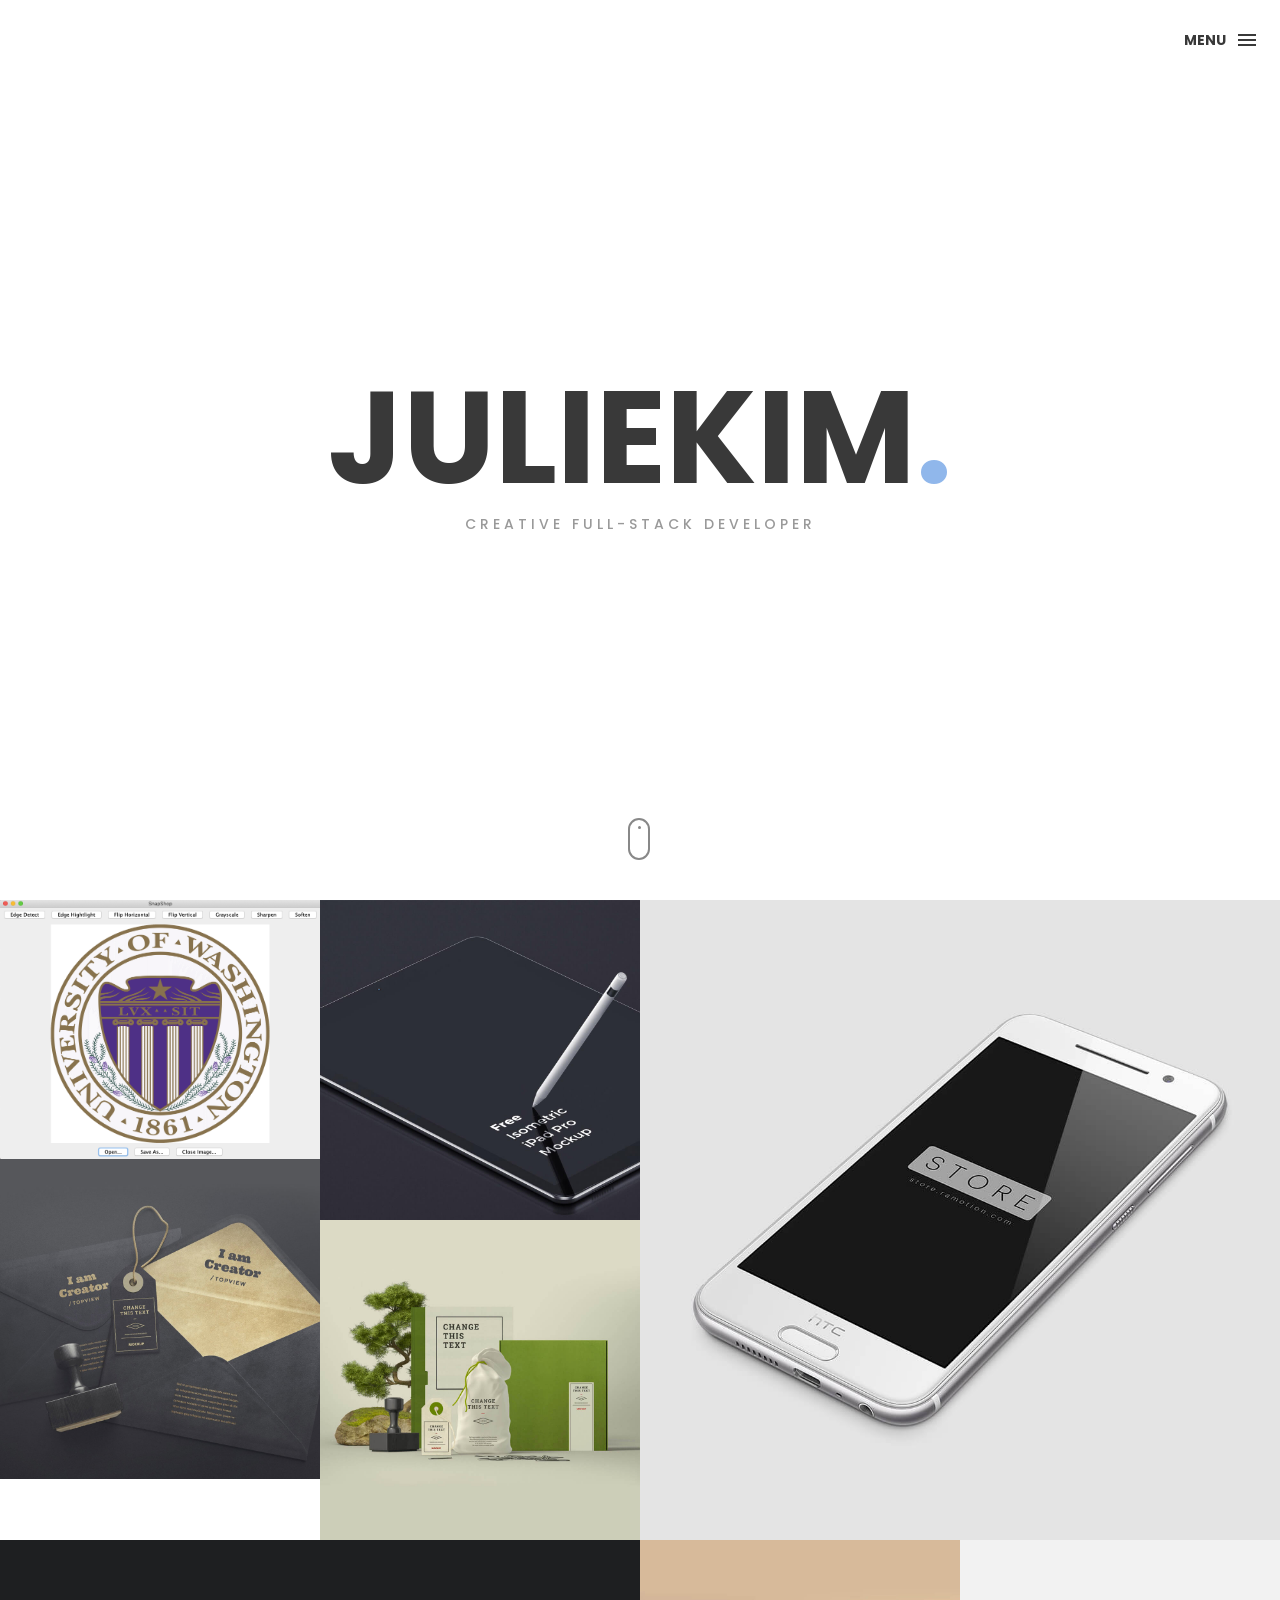
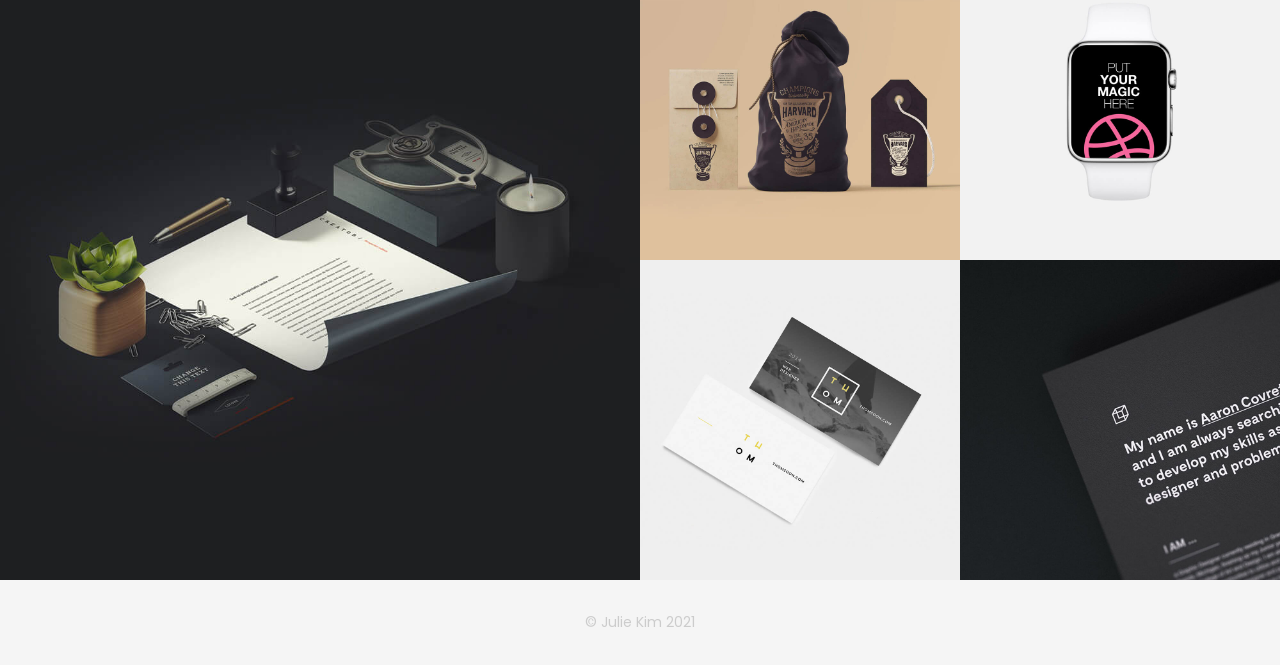
<file: index.html>
<!DOCTYPE html>
<html lang="en">

<head>
    <meta charset="utf-8">
    <meta http-equiv="X-UA-Compatible" content="IE=edge">
    <meta name="viewport" content="width=device-width, initial-scale=1">
    <!-- The above 3 meta tags *must* come first in the head; any other head content must come *after* these tags -->
    <title>Julie Kim</title>
    <link rel="icon" href="img/fav.png" type="image/x-icon">

    <!-- Bootstrap -->
    <link href="css/bootstrap.min.css" rel="stylesheet">
    <link href="ionicons/css/ionicons.min.css" rel="stylesheet">

    <!-- main css -->
    <link href="css/style.css" rel="stylesheet">


    <!-- modernizr -->
    <script src="js/modernizr.js"></script>

    <!-- HTML5 shim and Respond.js for IE8 support of HTML5 elements and media queries -->
    <!-- WARNING: Respond.js doesn't work if you view the page via file:// -->
    <!--[if lt IE 9]>
      <script src="https://oss.maxcdn.com/html5shiv/3.7.2/html5shiv.min.js"></script>
      <script src="https://oss.maxcdn.com/respond/1.4.2/respond.min.js"></script>
    <![endif]-->
</head>

<body>

    <!-- Preloader -->
    <div id="preloader">
        <div class="pre-container">
            <div class="spinner">
                <div class="double-bounce1"></div>
                <div class="double-bounce2"></div>
            </div>
        </div>
    </div>
    <!-- end Preloader -->

    <div class="container-fluid">
        <!-- box header -->
        <header class="box-header">
            <div class="box-logo">
                <a href="index.html"></a>
            </div>
            <!-- box-nav -->
            <a class="box-primary-nav-trigger" href="#0">
                <span class="box-menu-text">Menu</span><span class="box-menu-icon"></span>
            </a>
            <!-- box-primary-nav-trigger -->
        </header>
        <!-- end box header -->

        <!-- nav -->
        <nav>
            <ul class="box-primary-nav">
                <li><a href="index.html">Main</a> <i class="ion-ios-circle-filled color"></i></li>
                <li><a href="about.html">About me</a></li>
                <li><a href="portfolio.html">Portfolio</a></li>
                <li><a href="resume.html">Resume</a></li>
                <li><a href="contact.html">Contact Me</a></li>

            </ul>
        </nav>
        <!-- end nav -->

        <!-- box-intro -->
        <section class="box-intro">
            <div class="table-cell">
                <h1 class="box-headline letters rotate-2">
                    <span class="box-words-wrapper">
                        <b class="is-visible">Julie Kim.</b>
                        <b>&nbsp;Developer.</b>
                        <b>Designer.</b>
                    </span>
		        </h1>
                <h5>Creative Full-Stack Developer</h5>
            </div>

            <div class="mouse">
                <div class="scroll"></div>
            </div>
        </section>
        <!-- end box-intro -->
    </div>

    <!-- portfolio div -->
    <div class="portfolio-div">
        <div class="portfolio">
            <div class="no-padding portfolio_container">
                <!-- single work -->
                <div class="col-md-3 col-sm-6  fashion logo">
                    <a href="single-project.html" class="portfolio_item">
                        <img src="img/portfolio/p1.jpg" alt="image" class="img-responsive" />
                        <div class="portfolio_item_hover">
                            <div class="portfolio-border clearfix">
                                <div class="item_info">
                                    <span>SnapShop</span>
                                </div>
                            </div>
                        </div>
                    </a>
                </div>
                <!-- end single work -->

                <!-- single work -->
                <div class="col-md-3 col-sm-6 ads graphics">
                    <a href="single-project.html" class="portfolio_item">
                        <img src="img/portfolio/03.jpg" alt="image" class="img-responsive" />
                        <div class="portfolio_item_hover">
                            <div class="portfolio-border clearfix">
                                <div class="item_info">
                                    <span>Floating mockups</span>
                                    <em>Ads / Graphics</em>
                                </div>
                            </div>
                        </div>
                    </a>
                </div>
                <!-- end single work -->

                <!-- single work -->
                <div class="col-md-6 col-sm-12 photography">
                    <a href="single-project.html" class="portfolio_item">
                        <img src="img/portfolio/02.jpg" alt="image" class="img-responsive" />
                        <div class="portfolio_item_hover">
                            <div class="portfolio-border clearfix">
                                <div class="item_info">
                                    <span>Photorealistic smartwatch</span>
                                    <em>Photography</em>
                                </div>
                            </div>
                        </div>
                    </a>
                </div>
                <!-- end single work -->

                <!-- single work -->
                <div class="col-md-3 col-sm-6 fashion ads">
                    <a href="single-project.html" class="portfolio_item">
                        <img src="img/portfolio/04.jpg" alt="image" class="img-responsive" />
                        <div class="portfolio_item_hover">
                            <div class="portfolio-border clearfix">
                                <div class="item_info">
                                    <span>Held by hands</span>
                                    <em>Fashion / Ads</em>
                                </div>
                            </div>
                        </div>
                    </a>
                </div>
                <!-- end single work -->

                <!-- single work -->
                <div class="col-md-3 col-sm-6 graphics ads">
                    <a href="single-project.html" class="portfolio_item">
                        <img src="img/portfolio/05.jpg" alt="image" class="img-responsive" />
                        <div class="portfolio_item_hover">
                            <div class="portfolio-border clearfix">
                                <div class="item_info">
                                    <span>Mobile devices</span>
                                    <em>Graphics / Ads</em>
                                </div>
                            </div>
                        </div>
                    </a>
                </div>
                <!-- end single work -->

                <!-- single work -->
                <div class="col-md-6 col-sm-12 photography">
                    <a href="single-project.html" class="portfolio_item">
                        <img src="img/portfolio/010.jpg" alt="image" class="img-responsive" />
                        <div class="portfolio_item_hover">
                            <div class="portfolio-border clearfix">
                                <div class="item_info">
                                    <span>Photorealistic smartwatch</span>
                                    <em>Photography</em>
                                </div>
                            </div>
                        </div>
                    </a>
                </div>
                <!-- end single work -->

                <!-- single work -->
                <div class="col-md-3 col-sm-6 graphics ads">
                    <a href="single-project.html" class="portfolio_item">
                        <img src="img/portfolio/06.jpg" alt="image" class="img-responsive" />
                        <div class="portfolio_item_hover">
                            <div class="portfolio-border clearfix">
                                <div class="item_info">
                                    <span>Mobile devices</span>
                                    <em>Graphics / Ads</em>
                                </div>
                            </div>
                        </div>
                    </a>
                </div>
                <!-- end single work -->

                <!-- single work -->
                <div class="col-md-3 col-sm-6 graphics ads">
                    <a href="single-project.html" class="portfolio_item">
                        <img src="img/portfolio/07.jpg" alt="image" class="img-responsive" />
                        <div class="portfolio_item_hover">
                            <div class="portfolio-border clearfix">
                                <div class="item_info">
                                    <span>Mobile devices</span>
                                    <em>Graphics / Ads</em>
                                </div>
                            </div>
                        </div>
                    </a>
                </div>
                <!-- end single work -->

                <!-- single work -->
                <div class="col-md-3 col-sm-6 graphics ads">
                    <a href="single-project.html" class="portfolio_item">
                        <img src="img/portfolio/08.jpg" alt="image" class="img-responsive" />
                        <div class="portfolio_item_hover">
                            <div class="portfolio-border clearfix">
                                <div class="item_info">
                                    <span>Mobile devices</span>
                                    <em>Graphics / Ads</em>
                                </div>
                            </div>
                        </div>
                    </a>
                </div>
                <!-- end single work -->

                <!-- single work -->
                <div class="col-md-3 col-sm-6 graphics ads">
                    <a href="single-project.html" class="portfolio_item">
                        <img src="img/portfolio/09.jpg" alt="image" class="img-responsive" />
                        <div class="portfolio_item_hover">
                            <div class="portfolio-border clearfix">
                                <div class="item_info">
                                    <span>Mobile devices</span>
                                    <em>Graphics / Ads</em>
                                </div>
                            </div>
                        </div>
                    </a>
                </div>
                <!-- end single work -->
            </div>
            <!-- end portfolio_container -->
        </div>
        <!-- portfolio -->
    </div>
    <!-- end portfolio div -->

    <!-- footer -->
    <footer>
        <div class="container-fluid">
            <p class="copyright">© Julie Kim 2021</p>
        </div>
    </footer>
    <!-- end footer -->

    <!-- back to top -->
    <a href="#0" class="cd-top"><i class="ion-android-arrow-up"></i></a>
    <!-- end back to top -->



    <!-- jQuery -->
    <script src="js/jquery-2.1.1.js"></script>
    <!--  plugins -->
    <script src="js/bootstrap.min.js"></script>
    <script src="js/menu.js"></script>
    <script src="js/animated-headline.js"></script>
    <script src="js/isotope.pkgd.min.js"></script>


    <!--  custom script -->
    <script src="js/custom.js"></script>
    
    <!-- google analytics  -->
    <script>
        (function (i, s, o, g, r, a, m) {
            i['GoogleAnalyticsObject'] = r;
            i[r] = i[r] || function () {
                (i[r].q = i[r].q || []).push(arguments)
            }, i[r].l = 1 * new Date();
            a = s.createElement(o),
                m = s.getElementsByTagName(o)[0];
            a.async = 1;
            a.src = g;
            m.parentNode.insertBefore(a, m)
        })(window, document, 'script', 'https://www.google-analytics.com/analytics.js', 'ga');

        ga('create', 'UA-76796224-1', 'auto');
        ga('send', 'pageview');
    </script>

</body>

</html>
</file>
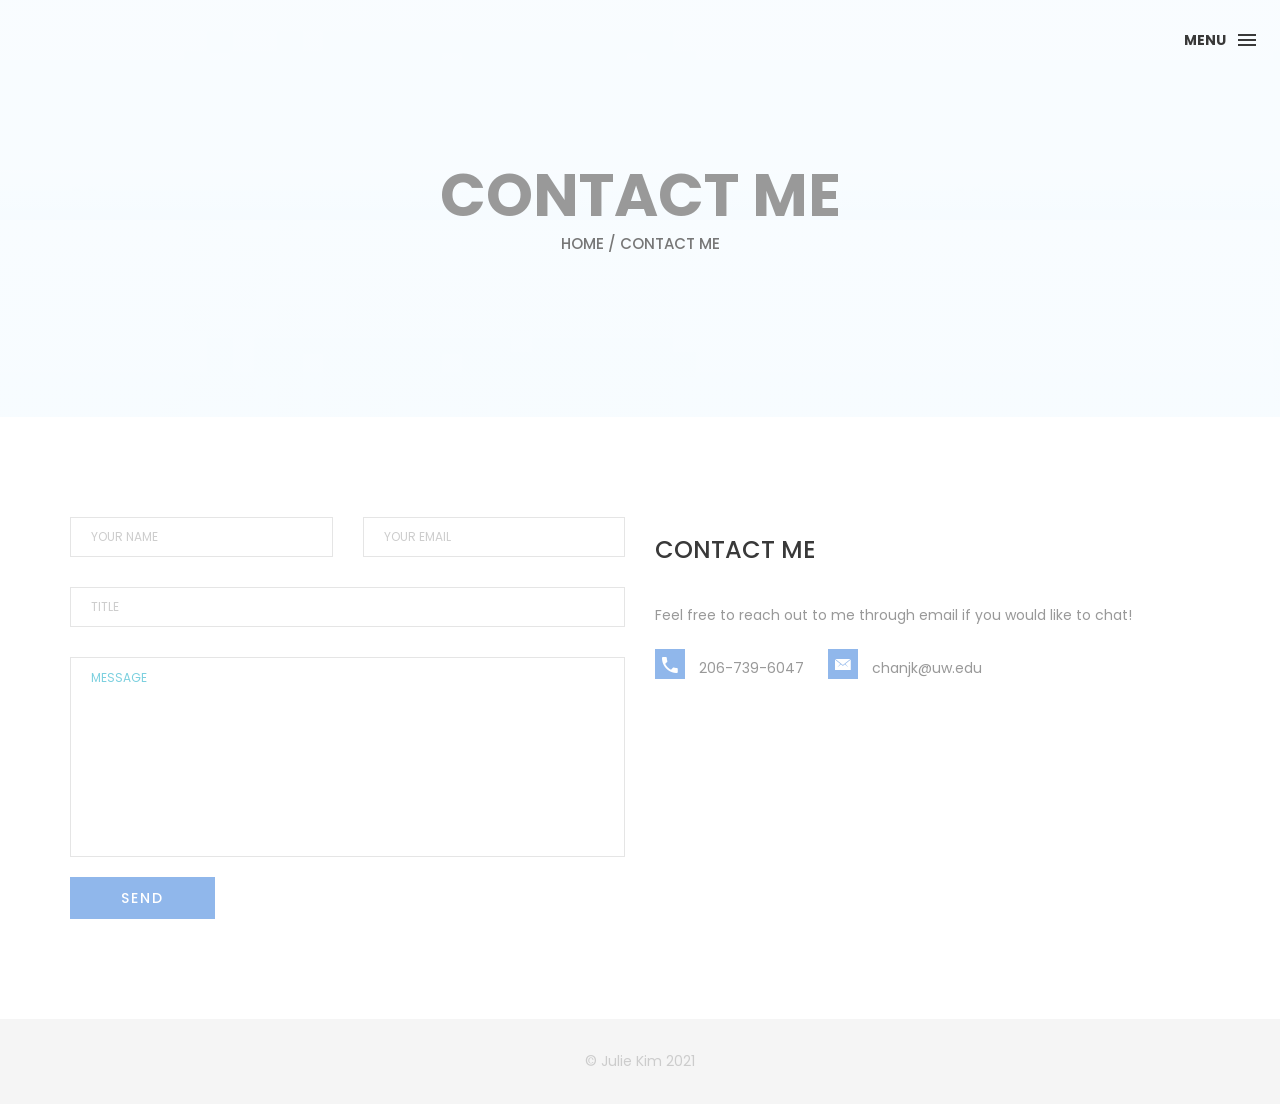
<file: contact.html>
<!DOCTYPE html>
<html lang="en">

<head>
    <meta charset="utf-8">
    <meta http-equiv="X-UA-Compatible" content="IE=edge">
    <meta name="viewport" content="width=device-width, initial-scale=1">
    <!-- The above 3 meta tags *must* come first in the head; any other head content must come *after* these tags -->
    <title>Julie Kim</title>

    <!-- Bootstrap -->
    <link href="css/bootstrap.min.css" rel="stylesheet">
    <link href="ionicons/css/ionicons.min.css" rel="stylesheet">
    <link rel="icon" href="img/fav.png" type="image/x-icon">

    <!-- main css -->
    <link href="css/style.css" rel="stylesheet">


    <!-- modernizr -->
    <script src="js/modernizr.js"></script>

    <!-- HTML5 shim and Respond.js for IE8 support of HTML5 elements and media queries -->
    <!-- WARNING: Respond.js doesn't work if you view the page via file:// -->
    <!--[if lt IE 9]>
      <script src="https://oss.maxcdn.com/html5shiv/3.7.2/html5shiv.min.js"></script>
      <script src="https://oss.maxcdn.com/respond/1.4.2/respond.min.js"></script>
    <![endif]-->
</head>

<body>

    <!-- Preloader -->
    <div id="preloader">
        <div class="pre-container">
            <div class="spinner">
                <div class="double-bounce1"></div>
                <div class="double-bounce2"></div>
            </div>
        </div>
    </div>
    <!-- end Preloader -->

    <div class="container-fluid">
        <!-- box-header -->
        <header class="box-header">
            <div class="box-logo">
                <a href="index.html"></a>
            </div>
            <!-- box-nav -->
            <a class="box-primary-nav-trigger" href="#0">
                <span class="box-menu-text">Menu</span><span class="box-menu-icon"></span>
            </a>
            <!-- box-primary-nav-trigger -->
        </header>
        <!-- end box-header -->

        <!-- nav -->
        <nav>
            <ul class="box-primary-nav">
                <li><a href="index.html">Main</a></li>
                <li><a href="about.html">About me</a></li>
                <li><a href="portfolio.html">Portfolio</a></li>
                <li><a href="resume.html">Resume</a></li>
                <li><a href="contact.html">Contact Me</a> <i class="ion-ios-circle-filled color"></i></li>

            </ul>
        </nav>
        <!-- end nav -->

    </div>

    <!-- top bar -->
    <div class="top-bar">
        <h1>contact Me</h1>
        <p><a href="#">Home</a> / Contact Me</p>
    </div>
    <!-- end top bar -->

    <!-- main-container -->
    <div class="container main-container">
        <div class="col-md-6">
            <form action="#" method="post">
                <div class="row">
                    <div class="col-md-6">
                        <div class="input-contact">
                            <input type="text" name="name">
                            <span>your name</span>
                        </div>
                    </div>
                    <div class="col-md-6">
                        <div class="input-contact">
                            <input type="text" name="email">
                            <span>your email</span>
                        </div>
                    </div>
                    <div class="col-md-12">
                        <div class="input-contact">
                            <input type="text" name="object">
                            <span>title</span>
                        </div>
                    </div>
                    <div class="col-md-12">
                        <div class="textarea-contact">
                            <textarea name="message"></textarea>
                            <span>message</span>
                        </div>
                    </div>
                    <div class="col-md-12">
                        <a href="#" class="btn btn-box">Send</a>
                    </div>
                </div>
            </form>
        </div>

        <div class="col-md-6">
            <h3 class="text-uppercase">contact me</h3>
            <div class="h-30"></div>
            <p> Feel free to reach out to me through email if you would like to chat! </p>
            <div class="contact-info">
                <p><i class="ion-android-call"></i> 206-739-6047</p>
                <p><i class="ion-ios-email"></i> chanjk@uw.edu</p>
            </div>
        </div>


    </div>
    <!-- end main-container -->

    <!-- footer -->
    <footer>
        <div class="container-fluid">
            <p class="copyright">© Julie Kim 2021</p>
        </div>
    </footer>
    <!-- end footer -->

    <!-- back to top -->
    <a href="#0" class="cd-top"><i class="ion-android-arrow-up"></i></a>
    <!-- end back to top -->



    <!-- jQuery -->
    <script src="js/jquery-2.1.1.js"></script>
    <!--  plugins -->
    <script src="js/bootstrap.min.js"></script>
    <script src="js/menu.js"></script>
    <script src="js/animated-headline.js"></script>
    <script src="js/isotope.pkgd.min.js"></script>


    <!--  custom script -->
    <script src="js/custom.js"></script>
    
    <!-- google analytics  -->
    <script>
        (function (i, s, o, g, r, a, m) {
            i['GoogleAnalyticsObject'] = r;
            i[r] = i[r] || function () {
                (i[r].q = i[r].q || []).push(arguments)
            }, i[r].l = 1 * new Date();
            a = s.createElement(o),
                m = s.getElementsByTagName(o)[0];
            a.async = 1;
            a.src = g;
            m.parentNode.insertBefore(a, m)
        })(window, document, 'script', 'https://www.google-analytics.com/analytics.js', 'ga');

        ga('create', 'UA-76796224-1', 'auto');
        ga('send', 'pageview');
    </script>

</body>

</html>
</file>
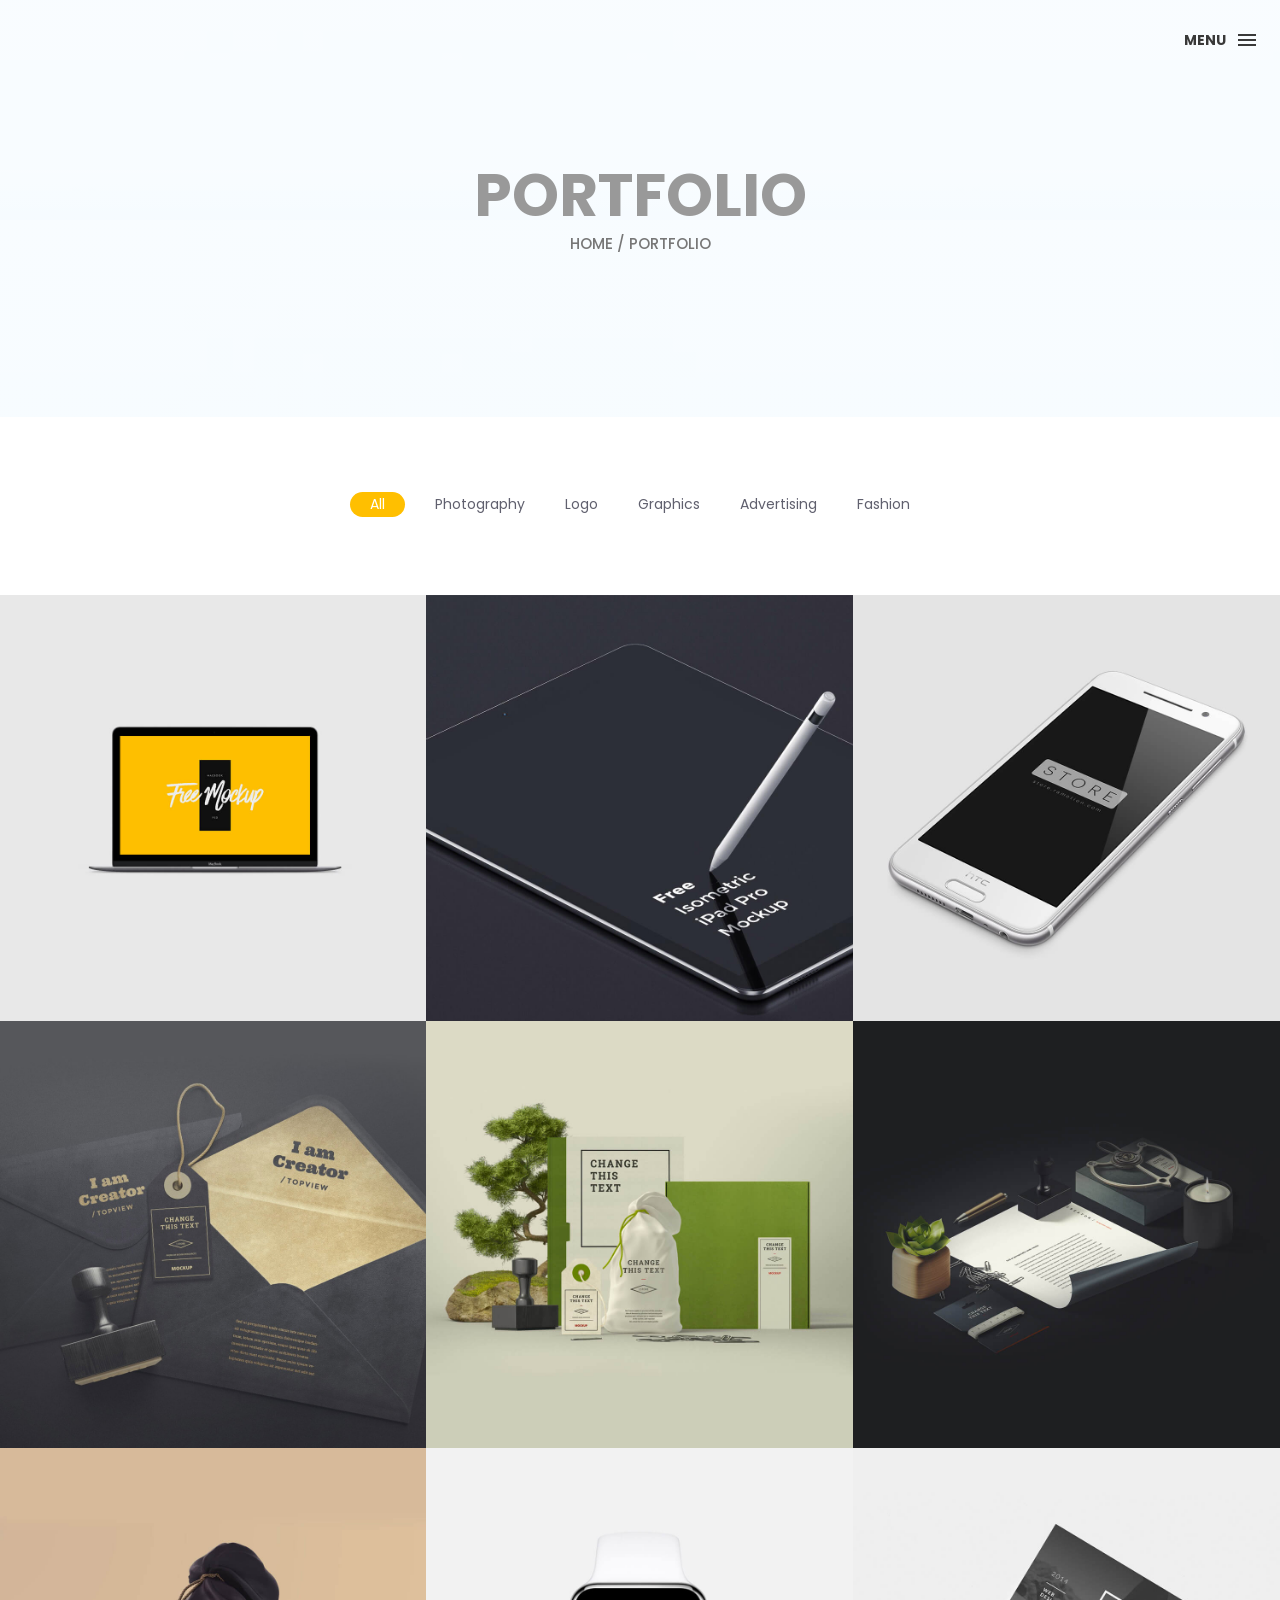
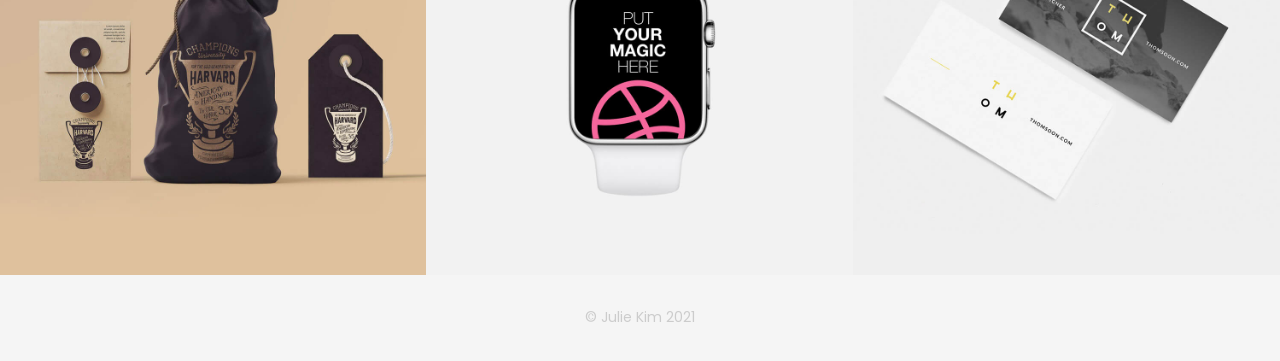
<file: portfolio.html>
<!DOCTYPE html>
<html lang="en">

<head>
    <meta charset="utf-8">
    <meta http-equiv="X-UA-Compatible" content="IE=edge">
    <meta name="viewport" content="width=device-width, initial-scale=1">
    <!-- The above 3 meta tags *must* come first in the head; any other head content must come *after* these tags -->
    <title>Julie Kim</title>
    <link rel="icon" href="img/fav.png" type="image/x-icon">

    <!-- Bootstrap -->
    <link href="css/bootstrap.min.css" rel="stylesheet">
    <link href="ionicons/css/ionicons.min.css" rel="stylesheet">

    <!-- main css -->
    <link href="css/style.css" rel="stylesheet">


    <!-- modernizr -->
    <script src="js/modernizr.js"></script>

    <!-- HTML5 shim and Respond.js for IE8 support of HTML5 elements and media queries -->
    <!-- WARNING: Respond.js doesn't work if you view the page via file:// -->
    <!--[if lt IE 9]>
      <script src="https://oss.maxcdn.com/html5shiv/3.7.2/html5shiv.min.js"></script>
      <script src="https://oss.maxcdn.com/respond/1.4.2/respond.min.js"></script>
    <![endif]-->
</head>

<body>

    <!-- Preloader -->
    <div id="preloader">
        <div class="pre-container">
            <div class="spinner">
                <div class="double-bounce1"></div>
                <div class="double-bounce2"></div>
            </div>
        </div>
    </div>
    <!-- end Preloader -->

    <div class="container-fluid">
        <!-- box-header -->
        <header class="box-header">
            <div class="box-logo">
                <a href="index.html"></a>
            </div>
            <!-- box-nav -->
            <a class="box-primary-nav-trigger" href="#0">
                <span class="box-menu-text">Menu</span><span class="box-menu-icon"></span>
            </a>
        </header>
        <!-- end box-header -->

        <!-- nav -->
        <nav>
            <ul class="box-primary-nav">
                <li><a href="index.html">Main</a></li>
                <li><a href="about.html">About me</a></li>
                <li><a href="portfolio.html">Portfolio</a> <i class="ion-ios-circle-filled color"></i></li>
                <li><a href="resume.html">Resume</a></li>
                <li><a href="contact.html">Contact Me</a></li>

            </ul>
        </nav>
        <!-- end nav -->
    </div>

    <!-- top bar -->
    <div class="top-bar">
        <h1>portfolio</h1>
        <p><a href="#">Home</a> / Portfolio</p>
    </div>
    <!-- end top bar -->

    <!-- main container -->
    <div class="main-container portfolio-inner clearfix">
        <!-- portfolio div -->
        <div class="portfolio-div">
            <div class="portfolio">
                <!-- portfolio_filter -->
                <div class="categories-grid wow fadeInLeft">
                    <nav class="categories text-center">
                        <ul class="portfolio_filter">
                            <li><a href="" class="active" data-filter="*">All</a></li>
                            <li><a href="" data-filter=".photography">Photography</a></li>
                            <li><a href="" data-filter=".logo">Logo</a></li>
                            <li><a href="" data-filter=".graphics">Graphics</a></li>
                            <li><a href="" data-filter=".ads">Advertising</a></li>
                            <li><a href="" data-filter=".fashion">Fashion</a></li>
                        </ul>
                    </nav>
                </div>
                <!-- portfolio_filter -->

                <!-- portfolio_container -->
                <div class="no-padding portfolio_container clearfix">
                    <!-- single work -->
                    <div class="col-md-4 col-sm-6  fashion logo">
                        <a href="single-project.html" class="portfolio_item">
                            <img src="img/portfolio/01.jpg" alt="image" class="img-responsive" />
                            <div class="portfolio_item_hover">
                                <div class="portfolio-border clearfix">
                                    <div class="item_info">
                                        <span>Mockups in seconds</span>
                                        <em>Fashion / Logo</em>
                                    </div>
                                </div>
                            </div>
                        </a>
                    </div>
                    <!-- end single work -->

                    <!-- single work -->
                    <div class="col-md-4 col-sm-6 ads graphics">
                        <a href="single-project.html" class="portfolio_item">
                            <img src="img/portfolio/03.jpg" alt="image" class="img-responsive" />
                            <div class="portfolio_item_hover">
                                <div class="portfolio-border clearfix">
                                    <div class="item_info">
                                        <span>Floating mockups</span>
                                        <em>Ads / Graphics</em>
                                    </div>
                                </div>
                            </div>
                        </a>
                    </div>
                    <!-- end single work -->

                    <!-- single work -->
                    <div class="col-md-4 col-sm-12 photography">
                        <a href="single-project.html" class="portfolio_item">
                            <img src="img/portfolio/02.jpg" alt="image" class="img-responsive" />
                            <div class="portfolio_item_hover">
                                <div class="portfolio-border clearfix">
                                    <div class="item_info">
                                        <span>Photorealistic smartwatch</span>
                                        <em>Photography</em>
                                    </div>
                                </div>
                            </div>
                        </a>
                    </div>
                    <!-- end single work -->

                    <!-- single work -->
                    <div class="col-md-4 col-sm-6 fashion ads">
                        <a href="single-project.html" class="portfolio_item">
                            <img src="img/portfolio/04.jpg" alt="image" class="img-responsive" />
                            <div class="portfolio_item_hover">
                                <div class="portfolio-border clearfix">
                                    <div class="item_info">
                                        <span>Held by hands</span>
                                        <em>Fashion / Ads</em>
                                    </div>
                                </div>
                            </div>
                        </a>
                    </div>
                    <!-- end single work -->

                    <!-- single work -->
                    <div class="col-md-4 col-sm-6 graphics ads">
                        <a href="single-project.html" class="portfolio_item">
                            <img src="img/portfolio/05.jpg" alt="image" class="img-responsive" />
                            <div class="portfolio_item_hover">
                                <div class="portfolio-border clearfix">
                                    <div class="item_info">
                                        <span>Mobile devices</span>
                                        <em>Graphics / Ads</em>
                                    </div>
                                </div>
                            </div>
                        </a>
                    </div>
                    <!-- end single work -->

                    <!-- single work -->
                    <div class="col-md-4 col-sm-12 photography">
                        <a href="single-project.html" class="portfolio_item">
                            <img src="img/portfolio/010.jpg" alt="image" class="img-responsive" />
                            <div class="portfolio_item_hover">
                                <div class="portfolio-border clearfix">
                                    <div class="item_info">
                                        <span>Photorealistic smartwatch</span>
                                        <em>Photography</em>
                                    </div>
                                </div>
                            </div>
                        </a>
                    </div>
                    <!-- end single work -->

                    <!-- single work -->
                    <div class="col-md-4 col-sm-6 graphics ads">
                        <a href="single-project.html" class="portfolio_item">
                            <img src="img/portfolio/06.jpg" alt="image" class="img-responsive" />
                            <div class="portfolio_item_hover">
                                <div class="portfolio-border clearfix">
                                    <div class="item_info">
                                        <span>Mobile devices</span>
                                        <em>Graphics / Ads</em>
                                    </div>
                                </div>
                            </div>
                        </a>
                    </div>
                    <!-- end single work -->

                    <!-- single work -->
                    <div class="col-md-4 col-sm-6 graphics ads">
                        <a href="single-project.html" class="portfolio_item">
                            <img src="img/portfolio/07.jpg" alt="image" class="img-responsive" />
                            <div class="portfolio_item_hover">
                                <div class="portfolio-border clearfix">
                                    <div class="item_info">
                                        <span>Mobile devices</span>
                                        <em>Graphics / Ads</em>
                                    </div>
                                </div>
                            </div>
                        </a>
                    </div>
                    <!-- end single work -->

                    <!-- single work -->
                    <div class="col-md-4 col-sm-6 graphics ads">
                        <a href="single-project.html" class="portfolio_item">
                            <img src="img/portfolio/08.jpg" alt="image" class="img-responsive" />
                            <div class="portfolio_item_hover">
                                <div class="portfolio-border clearfix">
                                    <div class="item_info">
                                        <span>Mobile devices</span>
                                        <em>Graphics / Ads</em>
                                    </div>
                                </div>
                            </div>
                        </a>
                    </div>
                    <!-- end single work -->

                </div>
                <!-- end portfolio_container -->
            </div>
            <!-- portfolio -->
        </div>
        <!-- end portfolio div -->
    </div>
    <!-- end main container -->


    <!-- footer -->
    <footer>
        <div class="container-fluid">
            <p class="copyright">© Julie Kim 2021</p>
        </div>
    </footer>
    <!-- end footer -->

    <!-- back to top -->
    <a href="#0" class="cd-top"><i class="ion-android-arrow-up"></i></a>
    <!-- end back to top -->




    <!-- jQuery -->
    <script src="js/jquery-2.1.1.js"></script>
    <!--  plugins -->
    <script src="js/bootstrap.min.js"></script>
    <script src="js/menu.js"></script>
    <script src="js/animated-headline.js"></script>
    <script src="js/isotope.pkgd.min.js"></script>


    <!--  custom script -->
    <script src="js/custom.js"></script>
    
    <!-- google analytics  -->
    <script>
        (function (i, s, o, g, r, a, m) {
            i['GoogleAnalyticsObject'] = r;
            i[r] = i[r] || function () {
                (i[r].q = i[r].q || []).push(arguments)
            }, i[r].l = 1 * new Date();
            a = s.createElement(o),
                m = s.getElementsByTagName(o)[0];
            a.async = 1;
            a.src = g;
            m.parentNode.insertBefore(a, m)
        })(window, document, 'script', 'https://www.google-analytics.com/analytics.js', 'ga');

        ga('create', 'UA-76796224-1', 'auto');
        ga('send', 'pageview');
    </script>

</body>

</html>
</file>
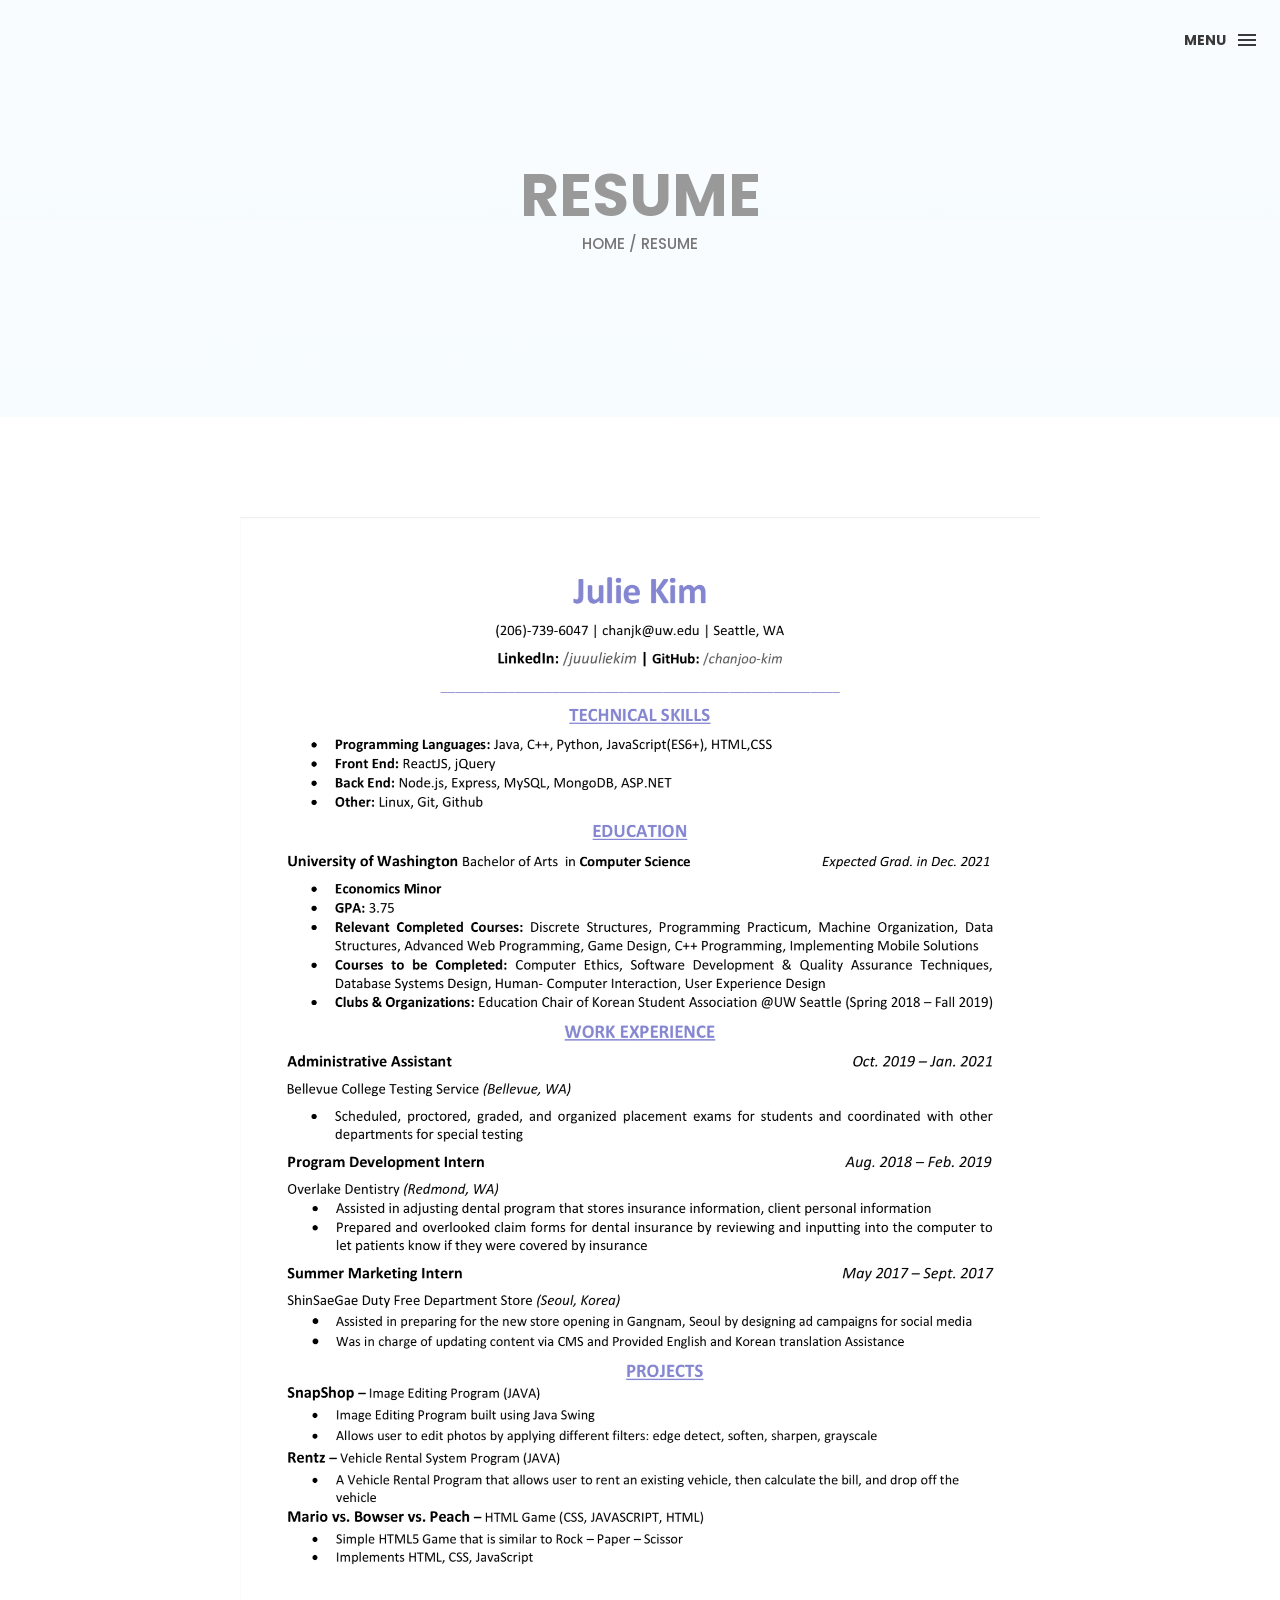
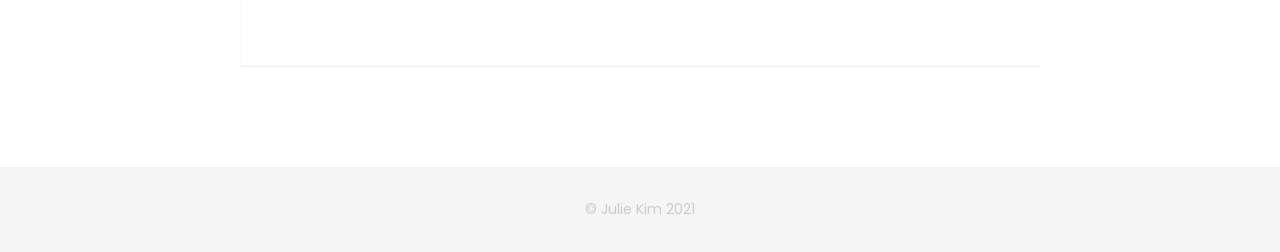
<file: resume.html>
<!DOCTYPE html>
<html lang="en">

<head>
    <meta charset="utf-8">
    <meta http-equiv="X-UA-Compatible" content="IE=edge">
    <meta name="viewport" content="width=device-width, initial-scale=1">
    <!-- The above 3 meta tags *must* come first in the head; any other head content must come *after* these tags -->
    <title>Julie Kim</title>
    <link rel="icon" href="img/fav.png" type="image/x-icon">

    <!-- Bootstrap -->
    <link href="css/bootstrap.min.css" rel="stylesheet">
    <link href="ionicons/css/ionicons.min.css" rel="stylesheet">

    <!-- main css -->
    <link href="css/style.css" rel="stylesheet">


    <!-- modernizr -->
    <script src="js/modernizr.js"></script>

    <!-- HTML5 shim and Respond.js for IE8 support of HTML5 elements and media queries -->
    <!-- WARNING: Respond.js doesn't work if you view the page via file:// -->
    <!--[if lt IE 9]>
      <script src="https://oss.maxcdn.com/html5shiv/3.7.2/html5shiv.min.js"></script>
      <script src="https://oss.maxcdn.com/respond/1.4.2/respond.min.js"></script>
    <![endif]-->
</head>

<body>

    <!-- Preloader -->
    <div id="preloader">
        <div class="pre-container">
            <div class="spinner">
                <div class="double-bounce1"></div>
                <div class="double-bounce2"></div>
            </div>
        </div>
    </div>
    <!-- end Preloader -->

    <div class="container-fluid">
        <!-- box-header -->
        <header class="box-header">
            <div class="box-logo">
                <a href="index.html"></a>
            </div>
            <!-- box-nav -->
            <a class="box-primary-nav-trigger" href="#0">
                <span class="box-menu-text">Menu</span><span class="box-menu-icon"></span>
            </a>
        </header>
        <!-- end box-header -->

        <!-- nav -->
        <nav>
            <ul class="box-primary-nav">
                <li><a href="index.html">Main</a></li>
                <li><a href="about.html">About me</a> 
                <li><a href="portfolio.html">Portfolio</a></li>
                <li><a href="resume.html">Resume</a> <i class="ion-ios-circle-filled color"></i></li>
                <li><a href="contact.html">Contact Me</a></li>

            </ul>
        </nav>
        <!-- end nav -->
    </div>

    <!-- Top bar -->
    <div class="top-bar">
        <h1>Resume</h1>
        <p><a href="#">Home</a> / Resume</p>
    </div>
    <!-- end Top bar -->

    <!-- Main container -->
    <div class="container main-container clearfix">
        <img src = "img/resume.jpg" width = "800" height = "1150" class = "center">
    </div>
    <!-- end Main container -->


    <!-- footer -->
    <footer>
        <div class="container-fluid">
            <p class="copyright">© Julie Kim 2021</p>
        </div>
    </footer>
    <!-- end footer -->

    <!-- back to top -->
    <a href="#0" class="cd-top"><i class="ion-android-arrow-up"></i></a>
    <!-- end back to top -->



    <!-- jQuery -->
    <script src="js/jquery-2.1.1.js"></script>
    <!--  plugins -->
    <script src="js/bootstrap.min.js"></script>
    <script src="js/menu.js"></script>
    <script src="js/animated-headline.js"></script>
    <script src="js/isotope.pkgd.min.js"></script>


    <!--  custom script -->
    <script src="js/custom.js"></script>
    
    <!-- google analytics  -->
    <script>
        (function (i, s, o, g, r, a, m) {
            i['GoogleAnalyticsObject'] = r;
            i[r] = i[r] || function () {
                (i[r].q = i[r].q || []).push(arguments)
            }, i[r].l = 1 * new Date();
            a = s.createElement(o),
                m = s.getElementsByTagName(o)[0];
            a.async = 1;
            a.src = g;
            m.parentNode.insertBefore(a, m)
        })(window, document, 'script', 'https://www.google-analytics.com/analytics.js', 'ga');

        ga('create', 'UA-76796224-1', 'auto');
        ga('send', 'pageview');
    </script>

</body>

</html>
</file>
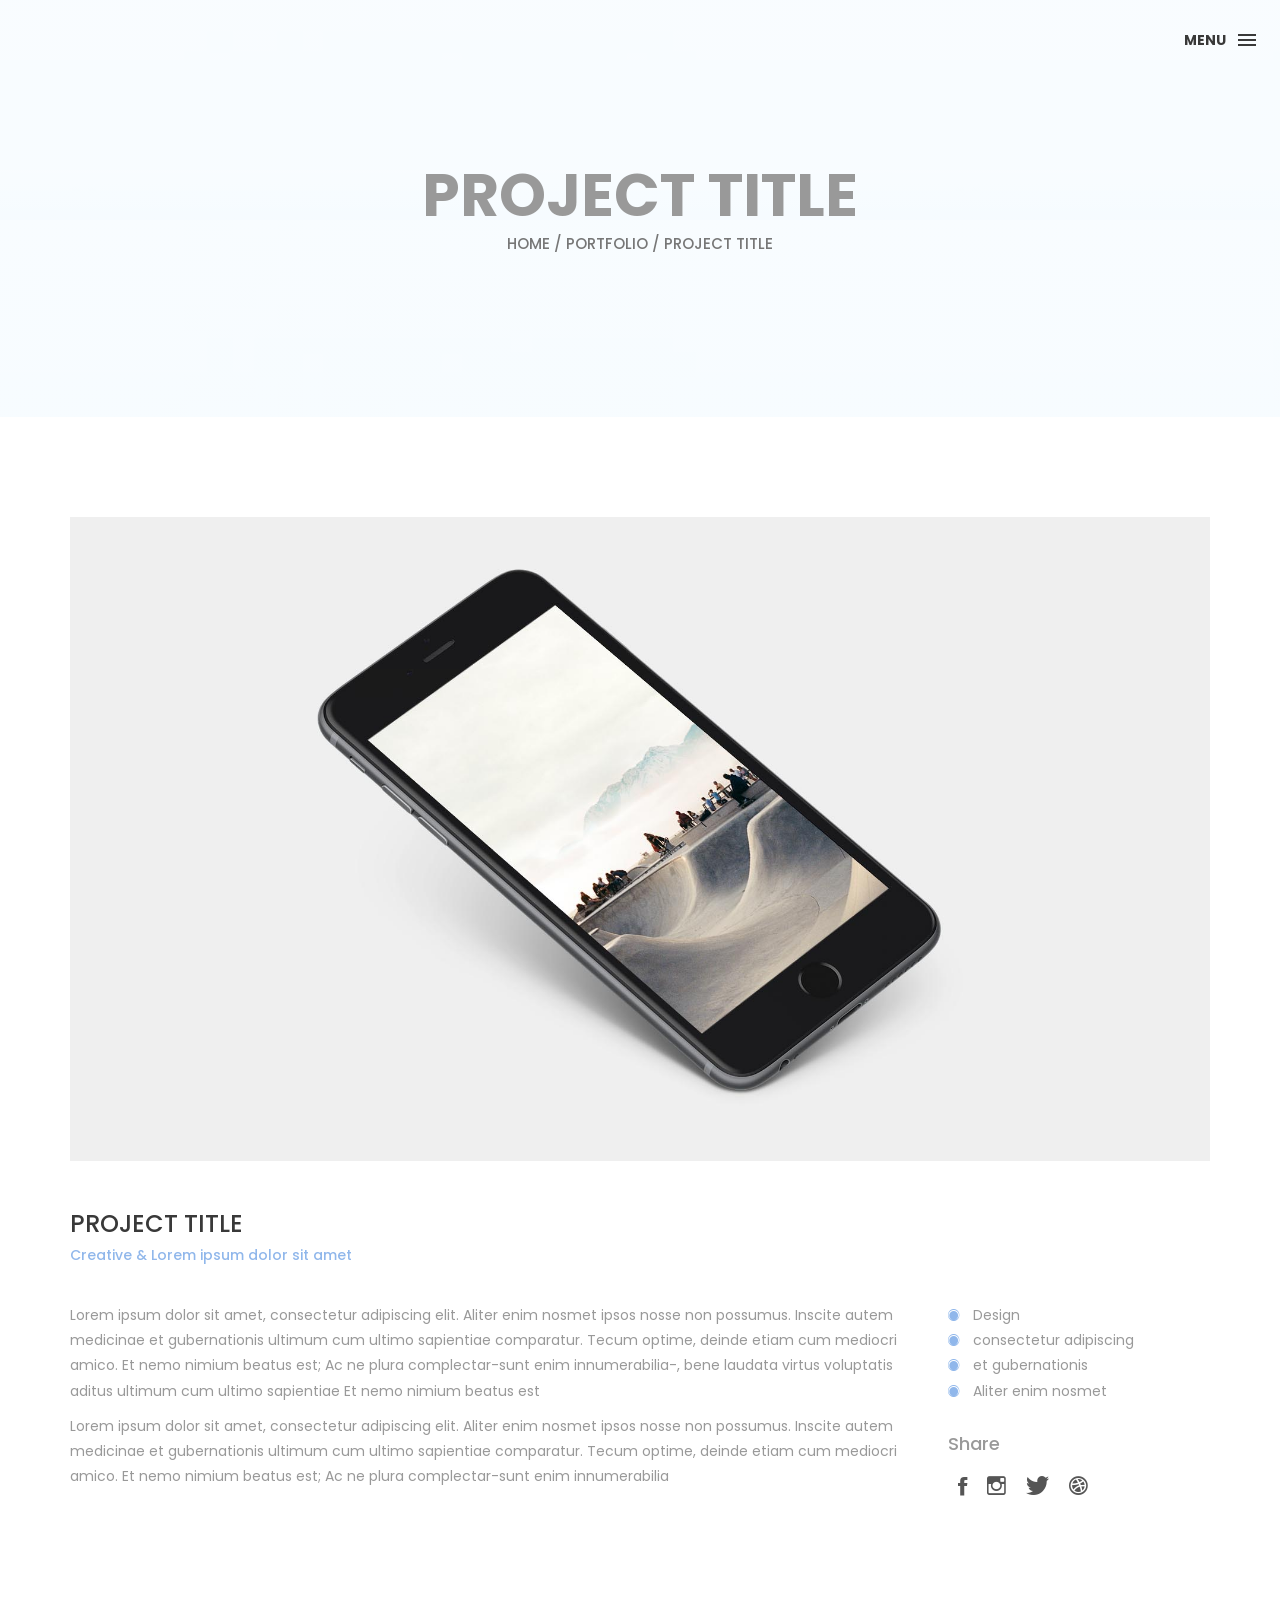
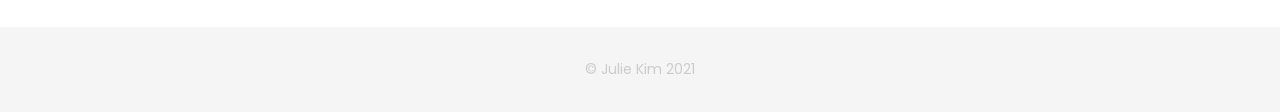
<file: single-project.html>
<!DOCTYPE html>
<html lang="en">

<head>
    <meta charset="utf-8">
    <meta http-equiv="X-UA-Compatible" content="IE=edge">
    <meta name="viewport" content="width=device-width, initial-scale=1">
    <!-- The above 3 meta tags *must* come first in the head; any other head content must come *after* these tags -->
    <title>Julie Kim</title>
    <link rel="icon" href="img/fav.png" type="image/x-icon">

    <!-- Bootstrap -->
    <link href="css/bootstrap.min.css" rel="stylesheet">
    <link href="ionicons/css/ionicons.min.css" rel="stylesheet">

    <!-- main css -->
    <link href="css/style.css" rel="stylesheet">


    <!-- modernizr -->
    <script src="js/modernizr.js"></script>

    <!-- HTML5 shim and Respond.js for IE8 support of HTML5 elements and media queries -->
    <!-- WARNING: Respond.js doesn't work if you view the page via file:// -->
    <!--[if lt IE 9]>
      <script src="https://oss.maxcdn.com/html5shiv/3.7.2/html5shiv.min.js"></script>
      <script src="https://oss.maxcdn.com/respond/1.4.2/respond.min.js"></script>
    <![endif]-->
</head>

<body>

    <!-- Preloader -->
    <div id="preloader">
        <div class="pre-container">
            <div class="spinner">
                <div class="double-bounce1"></div>
                <div class="double-bounce2"></div>
            </div>
        </div>
    </div>
    <!-- end Preloader -->

    <div class="container-fluid">
       <!-- box-header -->
        <header class="box-header">
            <div class="box-logo">
                <a href="index.html"></a>
            </div>
            <!-- box-nav -->
            <a class="box-primary-nav-trigger" href="#0">
                <span class="box-menu-text">Menu</span><span class="box-menu-icon"></span>
            </a>
            <!-- box-primary-nav-trigger -->
        </header>
        <!-- end box-header -->
        
        <!-- nav -->
        <nav>
            <ul class="box-primary-nav">
                <li><a href="index.html">Main</a></li>
                <li><a href="about.html">About me</a></li>
                <li><a href="portfolio.html">Portfolio</a> <i class="ion-ios-circle-filled color"></i></li>
                <li><a href="resume.html">Resume</a></li>
                <li><a href="contact.html">Contact Me</a></li>

            </ul>
        </nav>
        <!-- end nav -->
    </div>
    
    <!-- top-bar -->
    <div class="top-bar">
        <h1>project title</h1>
        <p><a href="#">Home</a> / <a href="#">portfolio</a> / project title</p>
    </div>
    <!-- end top-bar -->
    
    <!-- main-container -->
    <div class="container main-container">
        <div class="col-md-12">
            <img src="img/portfolio/portfolio.jpg" alt="" class="img-responsive" />
            <div class="h-30"></div>
        </div>

        <div class="col-md-12">
            <h3 class="text-uppercase">project title</h3>
            <h5>Creative & Lorem ipsum dolor sit amet</h5>
            <div class="h-30"></div>
        </div>

        <div class="col-md-9">
            <p>Lorem ipsum dolor sit amet, consectetur adipiscing elit. Aliter enim nosmet ipsos nosse non possumus. Inscite autem medicinae et gubernationis ultimum cum ultimo sapientiae comparatur. Tecum optime, deinde etiam cum mediocri amico. Et nemo nimium beatus est; Ac ne plura complectar-sunt enim innumerabilia-, bene laudata virtus voluptatis aditus ultimum cum ultimo sapientiae Et nemo nimium beatus est </p>

            <p>Lorem ipsum dolor sit amet, consectetur adipiscing elit. Aliter enim nosmet ipsos nosse non possumus. Inscite autem medicinae et gubernationis ultimum cum ultimo sapientiae comparatur. Tecum optime, deinde etiam cum mediocri amico. Et nemo nimium beatus est; Ac ne plura complectar-sunt enim innumerabilia </p>
        </div>

        <div class="col-md-3">
            <ul class="cat-ul">
                <li><i class="ion-ios-circle-filled"></i> Design</li>
                <li><i class="ion-ios-circle-filled"></i> consectetur adipiscing</li>
                <li><i class="ion-ios-circle-filled"></i> et gubernationis</li>
                <li><i class="ion-ios-circle-filled"></i> Aliter enim nosmet</li>
            </ul>
            <div class="h-10"></div>
            <h4>Share</h4>
            <ul class="social-ul">
                <li class="box-social"><a href="#0"><i class="ion-social-facebook"></i></a></li>
                <li class="box-social"><a href="#0"><i class="ion-social-instagram-outline"></i></a></li>
                <li class="box-social"><a href="#0"><i class="ion-social-twitter"></i></a></li>
                <li class="box-social"><a href="#0"><i class="ion-social-dribbble"></i></a></li>
            </ul>
        </div>
    </div>
    <!-- end main-container -->


    <!-- footer -->
    <footer>
        <div class="container-fluid">
            <p class="copyright">© Julie Kim 2021</p>
        </div>
    </footer>
    <!-- end footer -->
    
    <!-- back to top -->
    <a href="#0" class="cd-top"><i class="ion-android-arrow-up"></i></a>
    <!-- end back to top -->




    <!-- jQuery -->
    <script src="js/jquery-2.1.1.js"></script>
    <!--  plugins -->
    <script src="js/bootstrap.min.js"></script>
    <script src="js/menu.js"></script>
    <script src="js/animated-headline.js"></script>
    <script src="js/isotope.pkgd.min.js"></script>


    <!--  custom script -->
    <script src="js/custom.js"></script>
    
    <!-- google analytics  -->
    <script>
        (function (i, s, o, g, r, a, m) {
            i['GoogleAnalyticsObject'] = r;
            i[r] = i[r] || function () {
                (i[r].q = i[r].q || []).push(arguments)
            }, i[r].l = 1 * new Date();
            a = s.createElement(o),
                m = s.getElementsByTagName(o)[0];
            a.async = 1;
            a.src = g;
            m.parentNode.insertBefore(a, m)
        })(window, document, 'script', 'https://www.google-analytics.com/analytics.js', 'ga');

        ga('create', 'UA-76796224-1', 'auto');
        ga('send', 'pageview');
    </script>

</body>

</html>
</file>
<file: css/style.css>
/*
* Box Theme
* Created by : Ahmed Eissa
* website : www.ahmedessa.net
* behance : https://www.behance.net/3essa
*/


/* Table of Content
==================================================
	- Google fonts & font family -
	- General -
    - typography -
    - Preloader -
	- Header -
    - box intro section -
    - Portfoilo section -
    - Footer -
    - About page -
    - Services page -
    - contact page -
    - Portfolio single page -
    - Responsive media queries -
*/


/* Google fonts & font family
==================================================*/

@import url(https://fonts.googleapis.com/css?family=Poppins:400,500,600,700);

/* General
==================================================*/

html,
body {
    height: 100%;
    font-family: 'Poppins', sans-serif;
    line-height: 1.8;
    color: #999
}

.no-padding {
    padding-left: 0;
    padding-right: 0;
}

.no-padding [class^="col-"] {
    padding-left: 0;
    padding-right: 0;
}

.main-container {
    padding: 100px 0;
}

.center {
    text-align: center;
}

a {
    -webkit-transition: all .3s;
    transition: all .3s
}

.uppercase {
    text-transform: uppercase;
}

.h-30 {
    height: 30px
}

.h-10 {
    height: 10px
}

.color {
    color: #ff9ec3;
    font-size: 11px;
}


/* typography
==================================================*/

h1 {
    color: #393939;
    font-size: 60px;
    text-transform: uppercase;
}

h3 {
    color: #393939;
}

h5 {
    color: #90b7eb;
}


/* preloader
==================================================*/

#preloader {
    position: fixed;
    top: 0;
    left: 0;
    right: 0;
    bottom: 0;
    background-color: #a0a0a08c;
    /* change if the mask should be a color other than white */
    z-index: 1000;
    /* makes sure it stays on top */
}

.pre-container {
    position: absolute;
    left: 50%;
    top: 50%;
    bottom: auto;
    right: auto;
    -webkit-transform: translateX(-50%) translateY(-50%);
    transform: translateX(-50%) translateY(-50%);
    text-align: center;
}

.spinner {
    width: 40px;
    height: 40px;
    position: relative;
    margin: 100px auto;
}

.double-bounce1,
.double-bounce2 {
    width: 100%;
    height: 100%;
    border-radius: 50%;
    background-color: #ffffff;
    opacity: 0.6;
    position: absolute;
    top: 0;
    left: 0;
    -webkit-animation: bounce 2.0s infinite ease-in-out;
    animation: bounce 2.0s infinite ease-in-out;
}

.double-bounce2 {
    -webkit-animation-delay: -1.0s;
    animation-delay: -1.0s;
}

@-webkit-keyframes bounce {
    0%,
    100% {
        -webkit-transform: scale(0.0)
    }
    50% {
        -webkit-transform: scale(1.0)
    }
}

@keyframes bounce {
    0%,
    100% {
        transform: scale(0.0);
        -webkit-transform: scale(0.0);
    }
    50% {
        transform: scale(1.0);
        -webkit-transform: scale(1.0);
    }
}


/* headr
==================================================*/

.box-header {
    position: absolute;
    top: 0;
    left: 0;
    background:  rgba(255, 255, 255, 0.96);
    height: 50px;
    width: 100%;
    z-index: 3;
    box-shadow: 0 1px 2px rgba(0, 0, 0, 0.3);
    -webkit-font-smoothing: antialiased;
    -moz-osx-font-smoothing: grayscale;
}

.box-header {
    height: 80px;
    background: transparent;
    box-shadow: none;
}

.box-header {
    -webkit-transition: background-color 0.3s;
    transition: background-color 0.3s;
    -webkit-transform: translate3d(0, 0, 0);
    transform: translate3d(0, 0, 0);
    -webkit-backface-visibility: hidden;
    backface-visibility: hidden;
}

.box-header.is-fixed {
    position: fixed;
    top: -80px;
    background-color: rgba(255, 255, 255, 0.96);
    -webkit-transition: -webkit-transform 0.3s;
    transition: -webkit-transform 0.3s;
    transition: transform 0.3s;
    transition: transform 0.3s, -webkit-transform 0.3s;
}

.box-header.is-visible {
    -webkit-transform: translate3d(0, 100%, 0);
    transform: translate3d(0, 100%, 0);
}

.box-header.menu-is-open {
    background-color: rgba(255, 255, 255, 0.96);
}

.box-logo {
    display: block;
    padding: 20px;
}

.box-primary-nav-trigger {
    position: absolute;
    right: 0;
    top: 0;
    height: 100%;
    width: 50px;
    background-color: #fff;
}

.box-primary-nav-trigger .box-menu-text {
    color: #393939;
    text-transform: uppercase;
    font-weight: 700;
    display: none;
}

.box-primary-nav-trigger .box-menu-icon {
    display: inline-block;
    position: absolute;
    left: 50%;
    top: 50%;
    bottom: auto;
    right: auto;
    -webkit-transform: translateX(-50%) translateY(-50%);
    transform: translateX(-50%) translateY(-50%);
    width: 18px;
    height: 2px;
    background-color: #393939;
    -webkit-transition: background-color 0.3s;
    transition: background-color 0.3s;
    list-style: none;
}

.box-primary-nav-trigger .box-menu-icon::before,
.box-primary-nav-trigger .box-menu-icon:after {
    content: '';
    width: 100%;
    height: 100%;
    position: absolute;
    background-color: #393939;
    right: 0;
    -webkit-transition: -webkit-transform .3s, top .3s, background-color 0s;
    -webkit-transition: top .3s, background-color 0s, -webkit-transform .3s;
    transition: top .3s, background-color 0s, -webkit-transform .3s;
    transition: transform .3s, top .3s, background-color 0s;
    transition: transform .3s, top .3s, background-color 0s, -webkit-transform .3s;
}

.box-primary-nav-trigger .box-menu-icon::before {
    top: -5px;
}

.box-primary-nav-trigger .box-menu-icon::after {
    top: 5px;
}

.box-primary-nav-trigger .box-menu-icon.is-clicked {
    background-color: rgba(255, 255, 255, 0);
}

.box-primary-nav-trigger .box-menu-icon.is-clicked::before,
.box-primary-nav-trigger .box-menu-icon.is-clicked::after {
    background-color: 393939;
}

.box-primary-nav-trigger .box-menu-icon.is-clicked::before {
    top: 0;
    -webkit-transform: rotate(135deg);
    transform: rotate(135deg);
}

.box-primary-nav-trigger .box-menu-icon.is-clicked::after {
    top: 0;
    -webkit-transform: rotate(225deg);
    transform: rotate(225deg);
}

.box-primary-nav-trigger {
    width: 100px;
    padding-left: 1em;
    background-color: transparent;
    height: 30px;
    line-height: 30px;
    right: 10px;
    top: 50%;
    bottom: auto;
    -webkit-transform: translateY(-50%);
    transform: translateY(-50%);
}

.box-primary-nav-trigger .box-menu-text {
    display: inline-block;
}

.box-primary-nav-trigger .box-menu-icon {
    left: auto;
    right: 1em;
    -webkit-transform: translateX(0) translateY(-50%);
    transform: translateX(0) translateY(-50%);
}

.box-primary-nav {
    position: fixed;
    left: 0;
    top: 0;
    height: 100%;
    width: 100%;
    background: rgba(0, 0, 0, 0.96);
    z-index: 2;
    text-align: center;
    padding: 50px 0;
    -webkit-backface-visibility: hidden;
    backface-visibility: hidden;
    overflow: auto;
    -webkit-overflow-scrolling: touch;
    -webkit-transform: translateY(-100%);
    transform: translateY(-100%);
    -webkit-transition-property: -webkit-transform;
    transition-property: -webkit-transform;
    transition-property: transform;
    transition-property: transform, -webkit-transform;
    -webkit-transition-duration: 0.4s;
    transition-duration: 0.4s;
    list-style: none;
}

.box-primary-nav li {
    font-size: 22px;
    font-size: 1.375rem;
    font-weight: 300;
    -webkit-font-smoothing: antialiased;
    -moz-osx-font-smoothing: grayscale;
    margin: .2em 0;
    text-transform: capitalize;
}

.box-primary-nav a {
    display: inline-block;
    padding: .4em 1em;
    border-radius: 0.25em;
    -webkit-transition: all 0.2s;
    transition: all 0.2s;
    color: #fff;
    text-decoration: none;
    font-weight: bold;
}
.box-primary-nav a:focus {
    outline: none;
}

.no-touch .box-primary-nav a:hover {
    text-decoration: none;
    color: #ddd;
}

.box-primary-nav .box-label {
    color: #90b7eb;
    text-transform: uppercase;
    font-weight: 700;
    font-size: 17px;
    margin: 2.4em 0 .8em;
}

.box-primary-nav .box-social {
    display: inline-block;
    margin: 10px .4em;
}

.box-primary-nav .box-social a {
    width: 30px;
    height: 30px;
    padding: 0;
    font-size: 30px
}

.box-primary-nav.is-visible {
    -webkit-transform: translateY(0);
    transform: translateY(0);
}

.box-primary-nav {
    padding: 150px 0 0;
}

.box-primary-nav li {
    font-size: 18px;
}


/* box-intro
==================================================*/

.box-intro {
    text-align: center;
    display: table;
    height: 100vh;
    width: 100%;
}

.box-intro .table-cell {
    display: table-cell;
    vertical-align: middle;
}

.box-intro em {
    font-style: normal;
    text-transform: uppercase
}

b i:last-child {
    color: #90b7eb !important;
}

.box-intro h5 {
    letter-spacing: 4px;
    text-transform: uppercase;
    color: #999;
    line-height: 1.7
}


/* mouse effect */

.mouse {
    position: absolute;
    width: 22px;
    height: 42px;
    bottom: 40px;
    left: 50%;
    margin-left: -12px;
    border-radius: 15px;
    border: 2px solid #888;
    -webkit-animation: intro 1s;
    animation: intro 1s;
}

.scroll {
    display: block;
    width: 3px;
    height: 3px;
    margin: 6px auto;
    border-radius: 4px;
    background: #888;
    -webkit-animation: finger 2s infinite;
    animation: finger 2s infinite;
}

@-webkit-keyframes intro {
    0% {
        opacity: 0;
        -webkit-transform: translateY(40px);
        transform: translateY(40px);
    }
    100% {
        opacity: 1;
        -webkit-transform: translateY(0);
        transform: translateY(0);
    }
}

@keyframes intro {
    0% {
        opacity: 0;
        -webkit-transform: translateY(40px);
        transform: translateY(40px);
    }
    100% {
        opacity: 1;
        -webkit-transform: translateY(0);
        transform: translateY(0);
    }
}

@-webkit-keyframes finger {
    0% {
        opacity: 1;
    }
    100% {
        opacity: 0;
        -webkit-transform: translateY(20px);
        transform: translateY(20px);
    }
}

@keyframes finger {
    0% {
        opacity: 1;
    }
    100% {
        opacity: 0;
        -webkit-transform: translateY(20px);
        transform: translateY(20px);
    }
}


/* text rotate */

.box-headline {
    font-size: 130px;
    line-height: 1.0;
}

.box-words-wrapper {
    display: inline-block;
    position: relative;
}

.box-words-wrapper b {
    display: inline-block;
    position: absolute;
    white-space: nowrap;
    left: 0;
    top: 0;
}

.box-words-wrapper b.is-visible {
    position: relative;
}

.no-js .box-words-wrapper b {
    opacity: 0;
}

.no-js .box-words-wrapper b.is-visible {
    opacity: 1;
}

.box-headline.rotate-2 .box-words-wrapper {
    -webkit-perspective: 300px;
    perspective: 300px;
}

.box-headline.rotate-2 i,
.box-headline.rotate-2 em {
    display: inline-block;
    -webkit-backface-visibility: hidden;
    backface-visibility: hidden;
}

.box-headline.rotate-2 b {
    opacity: 0;
}

.box-headline.rotate-2 i {
    -webkit-transform-style: preserve-3d;
    transform-style: preserve-3d;
    -webkit-transform: translateZ(-20px) rotateX(90deg);
    transform: translateZ(-20px) rotateX(90deg);
    opacity: 0;
}

.is-visible .box-headline.rotate-2 i {
    opacity: 1;
}

.box-headline.rotate-2 i.in {
    -webkit-animation: box-rotate-2-in 0.4s forwards;
    animation: box-rotate-2-in 0.4s forwards;
}

.box-headline.rotate-2 i.out {
    -webkit-animation: box-rotate-2-out 0.4s forwards;
    animation: box-rotate-2-out 0.4s forwards;
}

.box-headline.rotate-2 em {
    -webkit-transform: translateZ(20px);
    transform: translateZ(20px);
}

.no-csstransitions .box-headline.rotate-2 i {
    -webkit-transform: rotateX(0deg);
    transform: rotateX(0deg);
    opacity: 0;
}

.no-csstransitions .box-headline.rotate-2 i em {
    -webkit-transform: scale(1);
    transform: scale(1);
}

.no-csstransitions .box-headline.rotate-2 .is-visible i {
    opacity: 1;
}

@-webkit-keyframes box-rotate-2-in {
    0% {
        opacity: 0;
        -webkit-transform: translateZ(-20px) rotateX(90deg);
    }
    60% {
        opacity: 1;
        -webkit-transform: translateZ(-20px) rotateX(-10deg);
    }
    100% {
        opacity: 1;
        -webkit-transform: translateZ(-20px) rotateX(0deg);
    }
}

@keyframes box-rotate-2-in {
    0% {
        opacity: 0;
        -webkit-transform: translateZ(-20px) rotateX(90deg);
        transform: translateZ(-20px) rotateX(90deg);
    }
    60% {
        opacity: 1;
        -webkit-transform: translateZ(-20px) rotateX(-10deg);
        transform: translateZ(-20px) rotateX(-10deg);
    }
    100% {
        opacity: 1;
        -webkit-transform: translateZ(-20px) rotateX(0deg);
        transform: translateZ(-20px) rotateX(0deg);
    }
}

@-webkit-keyframes box-rotate-2-out {
    0% {
        opacity: 1;
        -webkit-transform: translateZ(-20px) rotateX(0);
    }
    60% {
        opacity: 0;
        -webkit-transform: translateZ(-20px) rotateX(-100deg);
    }
    100% {
        opacity: 0;
        -webkit-transform: translateZ(-20px) rotateX(-90deg);
    }
}

@keyframes box-rotate-2-out {
    0% {
        opacity: 1;
        -webkit-transform: translateZ(-20px) rotateX(0);
        transform: translateZ(-20px) rotateX(0);
    }
    60% {
        opacity: 0;
        -webkit-transform: translateZ(-20px) rotateX(-100deg);
        transform: translateZ(-20px) rotateX(-100deg);
    }
    100% {
        opacity: 0;
        -webkit-transform: translateZ(-20px) rotateX(-90deg);
        transform: translateZ(-20px) rotateX(-90deg);
    }
}


/* portfolio section
==================================================*/

.portfolio .categories-grid span {
    font-size: 30px;
    margin-bottom: 30px;
    display: inline-block;
}

.portfolio .categories-grid .categories ul li {
    list-style: none;
    margin: 20px 0;
}

.portfolio .categories-grid .categories ul li a {
    display: inline-block;
    color: #60606e;
    padding: 0 10px;
    margin: 0 10px;
    -webkit-transition: all .2s ease-in-out .2s;
    transition: all .2s ease-in-out .2s;
}

.portfolio .categories-grid .categories ul li a:hover,
.portfolio .categories-grid .categories ul li a:focus {
    text-decoration: none;
}

.portfolio .categories-grid .categories ul li a.active {
    margin-left: 0;
    background-color: #ffbf00;
    padding: 0px 20px;
    color: white;
    border-radius: 25px;
    text-decoration: none;
}

.portfolio_filter {
    padding-left: 0;
}

.portfolio_item {
    position: relative;
    overflow: hidden;
    display: block;
}

.portfolio_item .portfolio_item_hover {
    position: absolute;
    top: 0px;
    left: 0px;
    height: 100%;
    width: 100%;
    background-color: rgba(0, 0, 0, .8);
    -webkit-transform: translate(-100%);
    transform: translate(-100%);
    opacity: 0;
    -webkit-transition: all .2s ease-in-out;
    transition: all .2s ease-in-out;
}

.portfolio_item .portfolio_item_hover .item_info {
    text-align: center;
    position: absolute;
    top: 50%;
    left: 50%;
    -webkit-transform: translate(-50%, -50%);
    transform: translate(-50%, -50%);
    padding: 10px;
    width: 100%;
    font-weight: bold;
}

.portfolio_item .portfolio_item_hover .item_info span {
    display: block;
    color: #fff;
    font-size: 18px;
    -webkit-transform: translateX(-100px);
    transform: translateX(-100px);
    -webkit-transition: all .2s ease-in-out .2s;
    transition: all .2s ease-in-out .2s;
    opacity: 0;
}

.portfolio_item .portfolio_item_hover .item_info em {
    font-style: normal;
    display: inline-block;
    background-color: #ffbf00;
    padding: 5px 20px;
    border-radius: 25px;
    color: #333;
    margin-top: 10px;
    -webkit-transform: translateX(-100px);
    transform: translateX(-100px);
    -webkit-transition: all .3s ease-in-out .3s;
    transition: all .3s ease-in-out .3s;
    opacity: 0;
    font-size: 10px;
    letter-spacing: 2px;
}

.portfolio_item:hover .portfolio_item_hover {
    opacity: 1;
    -webkit-transform: translateX(0);
    transform: translateX(0);
}

.portfolio_item:hover .item_info em,
.portfolio_item:hover .item_info span {
    opacity: 1;
    -webkit-transform: translateX(0);
    transform: translateX(0);
}

.portfolio .categories-grid .categories ul li {
    float: left;
}

.portfolio .categories-grid .categories ul li a {
    padding: 0 10px;
    -webkit-transition: all .2s ease-in-out .2s;
    transition: all .2s ease-in-out .2s;
}

.portfolio_filter {
    padding-left: 0;
    display: inline-block;
    margin: 0 auto;
    text-align: center;
    margin-bottom: 50px;
}

.portfolio-inner {
    padding-bottom: 0 !important;
    padding-top: 55px;
}


/* footer
==================================================*/

footer {
    padding: 30px 0;
    text-align: center;
    background: #f5f5f5
}

.copyright {
    color: #ccc;
    margin-bottom: 0;
}

footer img {
    margin: 0 auto;
}


/* backto top
==================================================*/

.cd-top {
    display: inline-block;
    height: 40px;
    width: 40px;
    position: fixed;
    bottom: 20px;
    line-height: 40px;
    font-size: 20px;
    right: 10px;
    text-align: center;
    color: #fff;
    background: rgba(255, 191, 0, 0.8);
    visibility: hidden;
    opacity: 0;
    -webkit-transition: opacity .3s 0s, visibility 0s .3s;
    transition: opacity .3s 0s, visibility 0s .3s;
}

.cd-top.cd-is-visible,
.cd-top.cd-fade-out,
.no-touch .cd-top:hover {
    -webkit-transition: opacity .3s 0s, visibility 0s 0s;
    transition: opacity .3s 0s, visibility 0s 0s;
}

.cd-top.cd-is-visible {
    /* the button becomes visible */
    visibility: visible;
    opacity: 1;
}

.cd-top.cd-fade-out {
    opacity: .5;
}

.no-touch .cd-top:hover,
.no-touch .cd-top:focus {
    background-color: #ffbf00;
    opacity: 1;
    color: #fff;
}


/* About page
==================================================*/

.top-bar {
    color: #333;
    padding: 150px 0 150px;
    background: -webkit-linear-gradient( rgba(255, 255, 255, 0.877), rgba(177, 196, 248, 0.8)), url(../img/01.jpg);
    background: linear-gradient( rgba(255, 255, 255, 0.904), rgba(255, 255, 255, 0.863)), url(../img/01.jpg);
    background-size: cover;
    background-attachment: fixed;
    background-position: center center;
    text-align: center;
}

.top-bar h1 {
    background: -webkit-linear-gradient( rgba(255, 255, 255, 0.877), rgba(177, 196, 248, 0.8)), url(../img/01.jpg);
    background: linear-gradient( rgba(255, 255, 255, 0.904), rgba(255, 255, 255, 0.863)), url(../img/01.jpg);
    font-size: 60px;
    text-transform: uppercase;
    font-weight: 700;
    color: #999;
    line-height: 50px;
}

.top-bar p {
    font-size: 15px;
    text-transform: uppercase;
    font-weight: 500;
    color: #777;
}

.top-bar p a {
    color: #777;
}

.top-bar p a:hover,
.top-bar p a:focus {
    color: #555;
    text-decoration: none;
}

.social-ul {
    list-style: none;
    display: inline-block;
    padding-left: 0;
}

.social-ul li {
    margin: 0 10px;
    float: left;
}

.social-ul li a {
    font-size: 25px;
    color: #555;
    -webkit-transition: all .3s;
    transition: all .3s;
}

.social-ul li a:hover {
    color: #888;
}


/* contact page
==================================================*/

.details-text i {
    margin-right: 10px;
}

.textarea-contact {
    height: 200px;
    width: 100%;
    border: solid 1px rgba(0, 0, 0, .1);
    position: relative;
}

.textarea-contact textarea {
    height: 100%;
    width: 100%;
    border: 0;
    padding: 20px;
    background-color: transparent;
    float: left;
    z-index: 2;
    font-size: 14px;
    color: #9a9a9a;
    resize: none;
}

.textarea-contact > span {
    position: absolute;
    top: 20px;
    left: 20px;
    -webkit-transform: translateY(-50%);
    transform: translateY(-50%);
    font-size: 12px;
    text-transform: uppercase;
    color: #7cd0df;
    -webkit-transition: all .2s ease-in-out;
    transition: all .2s ease-in-out;
    z-index: 1;
}

.input-contact {
    height: 40px;
    width: 100%;
    border: solid 1px rgba(0, 0, 0, .1);
    position: relative;
    margin-bottom: 30px;
}

.input-contact input[type="text"] {
    height: 100%;
    width: 100%;
    border: 0;
    padding: 0 20px;
    float: left;
    position: relative;
    background-color: transparent;
    z-index: 2;
    font-size: 14px;
    color: #90b7eb;
}

.input-contact > span {
    position: absolute;
    top: 50%;
    left: 20px;
    -webkit-transform: translateY(-50%);
    transform: translateY(-50%);
    font-size: 12px;
    text-transform: uppercase;
    color: #cdcdcd;
    -webkit-transition: all .2s ease-in-out;
    transition: all .2s ease-in-out;
    z-index: 1;
}

.input-contact > span.active,
.textarea-contact > span.active {
    color: #90b7eb;
    font-size: 10px;
    top: 0px;
    left: 5px;
    background-color: #fff;
    padding: 5px
}

input:focus,
textarea:focus {
    outline: none;
}

.contact-info {
    margin-top: 20px;
}

.contact-info i {
    height: 30px;
    width: 30px;
    display: inline-block;
    background: #90b7eb;
    text-align: center;
    line-height: 33px;
    margin-right: 10px;
    color: #fff;
    font-size: 21px;
}

.contact-info p {
    display: inline-block;
    margin-right: 20px;
}

.btn-box {
    background: #90b7eb;
    padding: 10px 50px;
    border-radius: 0;
    color: #fff;
    margin-top: 20px;
    text-transform: uppercase;
    letter-spacing: 2px;
    font-weight: 500;
}

.btn-box:hover,
.btn-box:focus {
    background: #90b7eb;
    color: #fff;
}


/* single project page
==================================================*/

.cat-ul {
    padding-left: 0;
    list-style: none
}

.cat-ul li i {
    margin-right: 10px;
    color: #90b7eb;
}

/* portfolio page
==================================================*/
.center {
    display: block;
    margin-left: auto;
    margin-right: auto;
  }


/* Responsive media queries
==================================================*/

@media (max-width: 991px) {
    .portfolio .categories-grid span {
        margin-bottom: 0;
        text-align: center;
        width: 100%;
    }
    .portfolio .categories-grid .categories ul li {
        text-align: center;
    }
    .portfolio .categories-grid .categories ul li a {
        margin-left: 0;
    }
    .col-md-6 h3 {
        margin-top: 30px;
    }
}

@media only screen and (max-width: 670px) {
    .box-headline {
        font-size: 100px;
    }
    .box-intro h5 {
        font-size: 12px;
    }
    .box-primary-nav a {
        padding: 5px 1em;
        font-size: 14px;
    }
    .box-primary-nav {
        padding: 80px 0 0;
    }
    .box-primary-nav .box-social a {
        font-size: 23px;
    }
    .top-bar h1 {
        font-size: 40px;
        line-height: 30px;
    }
    .portfolio .categories-grid .categories ul li {
        float: none;
    }
}

@media only screen and (max-width: 520px) {
    .box-headline {
        font-size: 80px;
    }
    .box-intro h5 {
        font-size: 12px;
    }
    .main-container {
        padding: 50px 0;
    }
}

@media only screen and (max-width: 420px) {
    .box-headline {
        font-size: 50px;
    }
    .box-intro h5 {
        font-size: 12px;
    }
    .top-bar h1 {
        font-size: 30px;
        line-height: 30px;
    }
}
</file>
